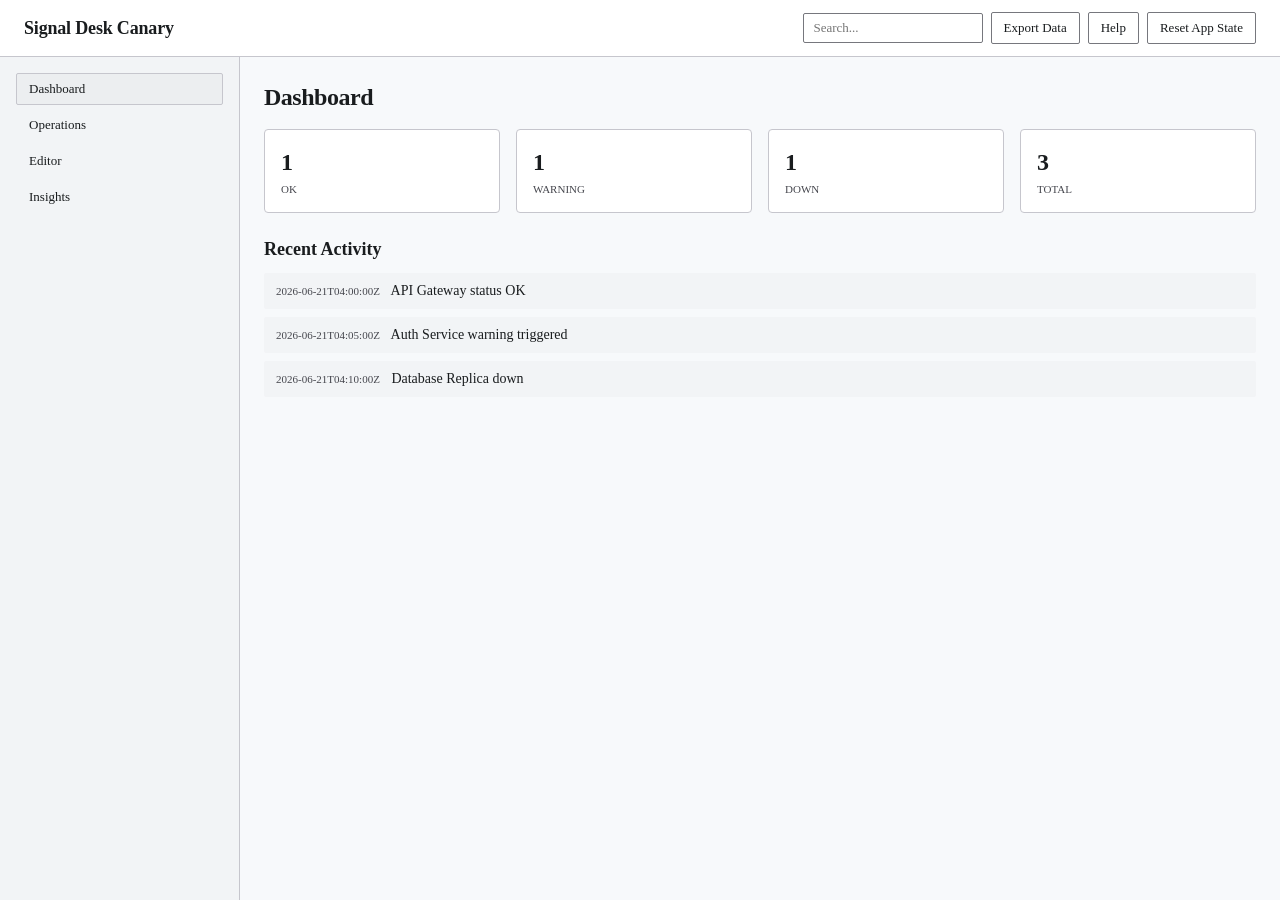
<file: index.html>
<!doctype html>
<html lang="en">
  <head>
    <meta charset="UTF-8" />
    <meta name="viewport" content="width=device-width, initial-scale=1.0" />
    <title>Signal Desk Canary</title>
    <link rel="stylesheet" href="assets/css/styles.css" />
  </head>
  <body>
    <div class="app-shell" data-setfarm-root="baseline" data-testid="setfarm-app-root">
      <header class="app-header">
        <div class="brand">Signal Desk Canary</div>
        <div class="global-actions">
          <input
            type="text"
            class="search-input"
            placeholder="Search..."
            aria-label="Search"
            data-action-id="global-search"
            oninput="app.handleSearch(this.value)"
          />
          <button type="button" data-action-id="export-data" onclick="app.exportData()">Export Data</button>
          <button type="button" data-action-id="help" onclick="app.showHelp()">Help</button>
          <button type="button" data-action-id="reset-app-state" onclick="app.reset()">Reset App State</button>
        </div>
      </header>
      <div class="app-body">
        <aside class="app-sidebar">
          <nav class="main-nav">
            <button type="button" data-nav="dashboard" onclick="app.navigate('dashboard')">Dashboard</button>
            <button type="button" data-nav="operations" onclick="app.navigate('operations')">Operations</button>
            <button type="button" data-nav="editor" onclick="app.navigate('editor')">Editor</button>
            <button type="button" data-nav="insights" onclick="app.navigate('insights')">Insights</button>
          </nav>
        </aside>
        <main class="app-content" id="app-content">
          <!-- Content rendered by app.js -->
        </main>
      </div>
    </div>

    <script src="assets/js/signal-desk-canary.state.js"></script>
    <script src="assets/js/signal-desk-canary.storage.js"></script>
    <script id="seed-data" type="application/json">
{
  "signals": [
    {
      "id": "sig-001",
      "name": "API Gateway",
      "status": "ok",
      "description": "Primary API gateway health"
    },
    {
      "id": "sig-002",
      "name": "Auth Service",
      "status": "warn",
      "description": "Authentication latency elevated"
    },
    {
      "id": "sig-003",
      "name": "Database Replica",
      "status": "down",
      "description": "Replica sync lag critical"
    }
  ],
  "activities": [
    {
      "id": "evt-001",
      "message": "API Gateway status OK",
      "timestamp": "2026-06-21T04:00:00Z"
    },
    {
      "id": "evt-002",
      "message": "Auth Service warning triggered",
      "timestamp": "2026-06-21T04:05:00Z"
    },
    {
      "id": "evt-003",
      "message": "Database Replica down",
      "timestamp": "2026-06-21T04:10:00Z"
    }
  ],
  "preferences": {
    "theme": "light",
    "refreshInterval": 30
  }
}
    </script>
    <script src="assets/js/app.js" defer></script>
    <script src="assets/js/test-bridge.js" defer></script>
  </body>
</html>
</file>
<file: assets/css/styles.css>
@import "../../stitch/design-tokens.css";

:root {
  color-scheme: light;
  font-family: var(--font-family-base, Inter, ui-sans-serif, system-ui, -apple-system, BlinkMacSystemFont, "Segoe UI", sans-serif);
  background: var(--color-background, #f7f9fb);
  color: var(--color-on-background, #191c1e);
}

* {
  box-sizing: border-box;
}

body {
  margin: 0;
  min-width: 320px;
  min-height: 100vh;
  background: var(--color-background, #f7f9fb);
  color: var(--color-on-background, #191c1e);
  font-family: var(--font-body-md, Inter, sans-serif);
  font-size: 14px;
  line-height: 20px;
}

.app-shell {
  min-height: 100vh;
  display: grid;
  grid-template-rows: auto 1fr;
}

.app-header {
  display: flex;
  align-items: center;
  justify-content: space-between;
  gap: 16px;
  padding: 12px 24px;
  background: var(--color-surface-container-lowest, #ffffff);
  border-bottom: 1px solid var(--color-outline-variant, #c6c6cd);
}

.brand {
  font-family: var(--font-headline-md, Inter, sans-serif);
  font-size: 18px;
  font-weight: 600;
  line-height: 24px;
  letter-spacing: -0.01em;
  color: var(--color-on-surface, #191c1e);
}

.global-actions {
  display: flex;
  align-items: center;
  gap: 8px;
  flex-wrap: wrap;
}

.app-body {
  display: grid;
  grid-template-columns: 240px 1fr;
  min-height: 0;
}

.app-sidebar {
  background: var(--color-surface-container-low, #f2f4f6);
  border-right: 1px solid var(--color-outline-variant, #c6c6cd);
  padding: 16px;
}

.main-nav {
  display: flex;
  flex-direction: column;
  gap: 4px;
}

.main-nav button,
.global-actions button,
.toolbar button,
.form-actions button,
.data-table button {
  appearance: none;
  border: 1px solid var(--color-outline, #76777d);
  border-radius: var(--radius-DEFAULT, 0.125rem);
  background: var(--color-surface-container-lowest, #ffffff);
  color: var(--color-on-surface, #191c1e);
  font-family: inherit;
  font-size: 13px;
  font-weight: 500;
  line-height: 18px;
  padding: 6px 12px;
  cursor: pointer;
  transition: background 0.15s ease;
}

.main-nav button {
  text-align: left;
  border-color: transparent;
  background: transparent;
}

.main-nav button:hover,
.main-nav button.active {
  background: var(--color-surface-container, #eceef0);
  border-color: var(--color-outline-variant, #c6c6cd);
}

.global-actions button:hover,
.toolbar button:hover,
.form-actions button:hover,
.data-table button:hover {
  background: var(--color-surface-container, #eceef0);
}

.app-content {
  padding: 24px;
  overflow: auto;
}

.app-content h2 {
  font-family: var(--font-headline-lg, Inter, sans-serif);
  font-size: 24px;
  font-weight: 600;
  line-height: 32px;
  letter-spacing: -0.02em;
  margin: 0 0 16px;
}

.app-content h3 {
  font-family: var(--font-headline-md, Inter, sans-serif);
  font-size: 18px;
  font-weight: 600;
  line-height: 24px;
  margin: 24px 0 12px;
}

.search-input {
  appearance: none;
  border: 1px solid var(--color-outline, #76777d);
  border-radius: var(--radius-DEFAULT, 0.125rem);
  background: var(--color-surface-container-lowest, #ffffff);
  color: var(--color-on-surface, #191c1e);
  font-family: inherit;
  font-size: 13px;
  padding: 6px 10px;
  min-width: 180px;
}

.search-input:focus {
  outline: none;
  border-color: var(--color-on-surface, #191c1e);
}

.toolbar {
  display: flex;
  align-items: center;
  gap: 8px;
  margin-bottom: 16px;
  flex-wrap: wrap;
}

.metric-grid {
  display: grid;
  grid-template-columns: repeat(auto-fit, minmax(120px, 1fr));
  gap: 16px;
  margin-bottom: 16px;
}

.metric {
  background: var(--color-surface-container-lowest, #ffffff);
  border: 1px solid var(--color-outline-variant, #c6c6cd);
  border-radius: var(--radius-lg, 0.25rem);
  padding: 16px;
  display: flex;
  flex-direction: column;
  gap: 4px;
}

.metric-value {
  font-family: var(--font-headline-lg, Inter, sans-serif);
  font-size: 24px;
  font-weight: 600;
  line-height: 32px;
}

.metric-label {
  font-family: var(--font-label-sm, "JetBrains Mono", monospace);
  font-size: 11px;
  font-weight: 500;
  line-height: 14px;
  text-transform: uppercase;
  color: var(--color-on-surface-variant, #45464d);
}

.activity-list {
  list-style: none;
  margin: 0;
  padding: 0;
  display: flex;
  flex-direction: column;
  gap: 8px;
}

.activity-list li {
  background: var(--color-surface-container-low, #f2f4f6);
  border-radius: var(--radius-DEFAULT, 0.125rem);
  padding: 8px 12px;
}

.activity-list code {
  font-family: var(--font-label-sm, "JetBrains Mono", monospace);
  font-size: 11px;
  color: var(--color-on-surface-variant, #45464d);
  margin-right: 8px;
}

.data-table {
  width: 100%;
  border-collapse: collapse;
  background: var(--color-surface-container-lowest, #ffffff);
  border: 1px solid var(--color-outline-variant, #c6c6cd);
  border-radius: var(--radius-lg, 0.25rem);
  overflow: hidden;
}

.data-table th,
.data-table td {
  text-align: left;
  padding: 8px 12px;
  border-bottom: 1px solid var(--color-outline-variant, #c6c6cd);
}

.data-table th {
  font-family: var(--font-label-sm, "JetBrains Mono", monospace);
  font-size: 11px;
  font-weight: 500;
  line-height: 14px;
  text-transform: uppercase;
  background: var(--color-surface-container-low, #f2f4f6);
  color: var(--color-on-surface-variant, #45464d);
}

.data-table tbody tr:hover {
  background: var(--color-surface-container-low, #f2f4f6);
}

.data-table button {
  padding: 4px 8px;
  font-size: 12px;
}

.status-chip {
  display: inline-flex;
  align-items: center;
  gap: 6px;
  padding: 2px 8px;
  border-radius: var(--radius-full, 0.75rem);
  font-family: var(--font-label-sm, "JetBrains Mono", monospace);
  font-size: 11px;
  font-weight: 500;
  line-height: 14px;
}

.status-chip::before {
  content: "";
  width: 8px;
  height: 8px;
  border-radius: 50%;
  display: inline-block;
}

.status-ok {
  background: #dcfce7;
  color: #166534;
}

.status-ok::before {
  background: #22c55e;
}

.status-warn {
  background: #fef3c7;
  color: #92400e;
}

.status-warn::before {
  background: #f59e0b;
}

.status-down {
  background: #fee2e2;
  color: #991b1b;
}

.status-down::before {
  background: #f43f5e;
}

.distribution {
  display: flex;
  height: 24px;
  border-radius: var(--radius-lg, 0.25rem);
  overflow: hidden;
  background: var(--color-surface-container-high, #e6e8ea);
  margin-bottom: 16px;
}

.dist-bar {
  min-width: 4px;
}

form {
  display: flex;
  flex-direction: column;
  gap: 12px;
  max-width: 480px;
  background: var(--color-surface-container-lowest, #ffffff);
  border: 1px solid var(--color-outline-variant, #c6c6cd);
  border-radius: var(--radius-lg, 0.25rem);
  padding: 16px;
}

form label {
  display: flex;
  flex-direction: column;
  gap: 4px;
  font-size: 13px;
  font-weight: 500;
}

form input,
form select,
form textarea {
  appearance: none;
  border: 1px solid var(--color-outline, #76777d);
  border-radius: var(--radius-DEFAULT, 0.125rem);
  padding: 6px 10px;
  font-family: inherit;
  font-size: 13px;
  background: var(--color-surface-container-lowest, #ffffff);
  color: var(--color-on-surface, #191c1e);
}

form input:focus,
form select:focus,
form textarea:focus {
  outline: none;
  border-color: var(--color-on-surface, #191c1e);
}

form textarea {
  min-height: 80px;
  resize: vertical;
}

.form-actions {
  display: flex;
  gap: 8px;
  margin-top: 4px;
}

@media (max-width: 768px) {
  .app-body {
    grid-template-columns: 1fr;
    grid-template-rows: auto 1fr;
  }

  .app-sidebar {
    border-right: none;
    border-bottom: 1px solid var(--color-outline-variant, #c6c6cd);
  }

  .main-nav {
    flex-direction: row;
    flex-wrap: wrap;
  }

  .app-header {
    flex-direction: column;
    align-items: flex-start;
  }
}
</file>
